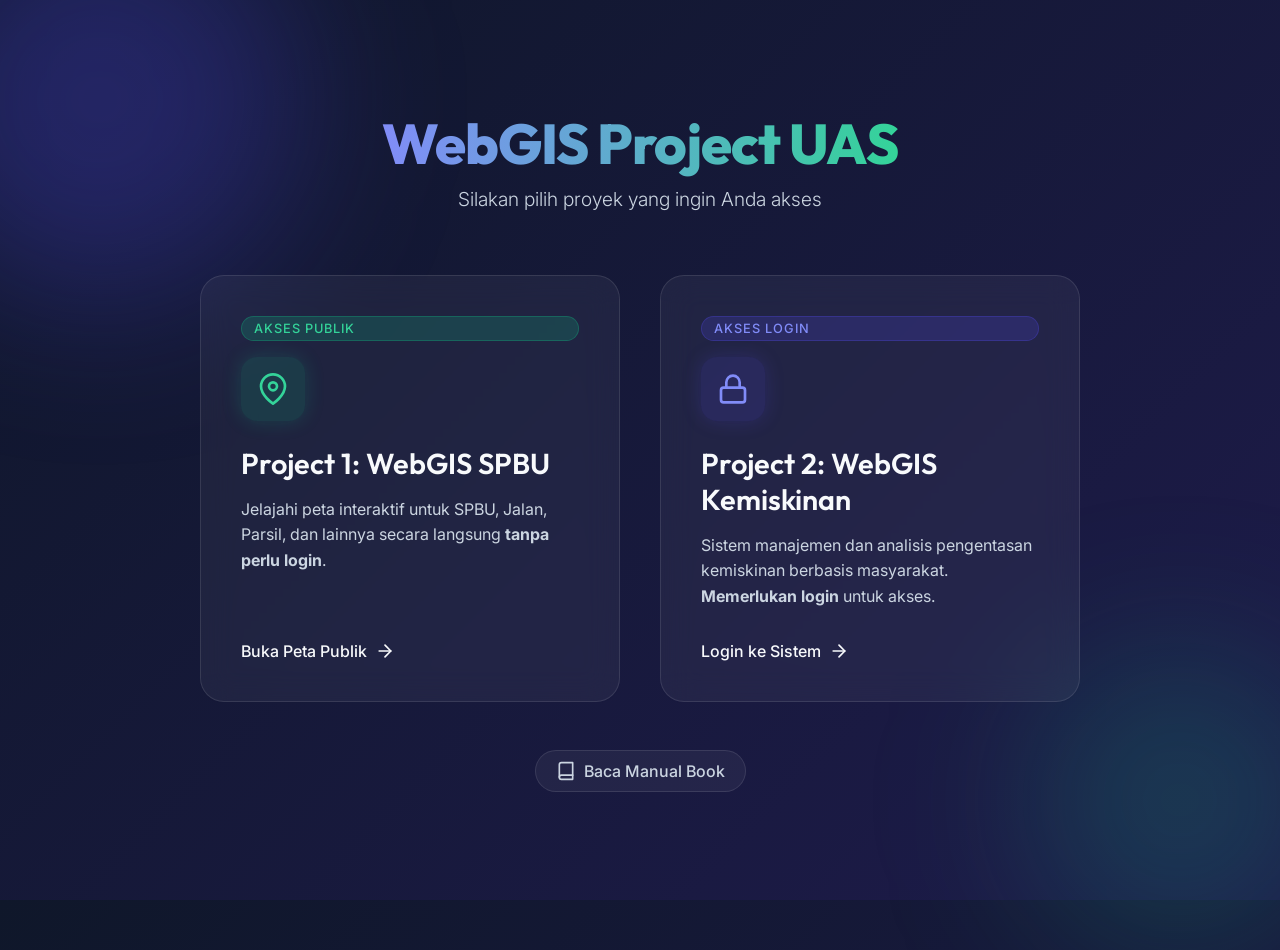
<file: index.html>
<!DOCTYPE html>
<html lang="id">
<head>
  <meta charset="UTF-8">
  <meta name="viewport" content="width=device-width, initial-scale=1.0">
  <title>Portal WebGIS - UAS Project</title>
  <link rel="preconnect" href="https://fonts.googleapis.com">
  <link rel="preconnect" href="https://fonts.gstatic.com" crossorigin>
  <link href="https://fonts.googleapis.com/css2?family=Outfit:wght@300;400;600;800&family=Inter:wght@400;500&display=swap" rel="stylesheet">
  <style>
    :root {
      --primary: #4F46E5;
      --primary-hover: #4338CA;
      --secondary: #10B981;
      --secondary-hover: #059669;
      --bg-gradient-start: #0f172a;
      --bg-gradient-end: #1e1b4b;
      --text-main: #f8fafc;
      --text-muted: #cbd5e1;
      --card-bg: rgba(255, 255, 255, 0.05);
      --card-border: rgba(255, 255, 255, 0.1);
    }

    * {
      box-sizing: border-box;
      margin: 0;
      padding: 0;
    }

    body {
      font-family: 'Inter', sans-serif;
      background: linear-gradient(135deg, var(--bg-gradient-start) 0%, var(--bg-gradient-end) 100%);
      color: var(--text-main);
      min-height: 100vh;
      display: flex;
      flex-direction: column;
      align-items: center;
      justify-content: center;
      overflow-x: hidden;
      position: relative;
    }

    /* Ambient Background Orbs */
    .orb {
      position: absolute;
      border-radius: 50%;
      filter: blur(80px);
      z-index: 0;
      animation: float 10s infinite ease-in-out alternate;
    }
    .orb-1 {
      width: 400px;
      height: 400px;
      background: rgba(79, 70, 229, 0.3);
      top: -100px;
      left: -100px;
    }
    .orb-2 {
      width: 300px;
      height: 300px;
      background: rgba(16, 185, 129, 0.2);
      bottom: -50px;
      right: -50px;
      animation-delay: -5s;
    }

    @keyframes float {
      0% { transform: translate(0, 0) scale(1); }
      100% { transform: translate(30px, 50px) scale(1.1); }
    }

    header {
      z-index: 10;
      text-align: center;
      margin-bottom: 4rem;
      animation: slideDown 0.8s cubic-bezier(0.16, 1, 0.3, 1);
    }

    h1 {
      font-family: 'Outfit', sans-serif;
      font-size: 3.5rem;
      font-weight: 800;
      margin-bottom: 0.5rem;
      background: linear-gradient(to right, #818cf8, #34d399);
      -webkit-background-clip: text;
      -webkit-text-fill-color: transparent;
      letter-spacing: -1px;
    }

    header p {
      font-size: 1.2rem;
      color: var(--text-muted);
      font-weight: 300;
    }

    .projects-container {
      display: flex;
      gap: 2.5rem;
      z-index: 10;
      flex-wrap: wrap;
      justify-content: center;
      width: 100%;
      max-width: 1000px;
      padding: 0 2rem;
    }

    /* Glassmorphism Cards */
    .card {
      background: var(--card-bg);
      backdrop-filter: blur(16px);
      -webkit-backdrop-filter: blur(16px);
      border: 1px solid var(--card-border);
      border-radius: 24px;
      padding: 2.5rem;
      width: 100%;
      max-width: 420px;
      display: flex;
      flex-direction: column;
      transition: all 0.4s cubic-bezier(0.16, 1, 0.3, 1);
      text-decoration: none;
      color: inherit;
      position: relative;
      overflow: hidden;
      animation: fadeInUp 0.8s cubic-bezier(0.16, 1, 0.3, 1) both;
    }

    .card:nth-child(2) {
      animation-delay: 0.2s;
    }

    .card::before {
      content: "";
      position: absolute;
      top: 0;
      left: 0;
      width: 100%;
      height: 100%;
      background: linear-gradient(45deg, transparent, rgba(255,255,255,0.05), transparent);
      transform: translateX(-100%);
      transition: 0.6s;
    }

    .card:hover {
      transform: translateY(-10px) scale(1.02);
      border-color: rgba(255, 255, 255, 0.3);
      box-shadow: 0 20px 40px rgba(0, 0, 0, 0.4);
    }

    .card:hover::before {
      transform: translateX(100%);
    }

    .card-icon {
      width: 64px;
      height: 64px;
      border-radius: 16px;
      display: flex;
      align-items: center;
      justify-content: center;
      margin-bottom: 1.5rem;
      font-size: 2rem;
    }

    .icon-public {
      background: rgba(16, 185, 129, 0.15);
      color: #34d399;
      box-shadow: 0 0 20px rgba(16, 185, 129, 0.2);
    }

    .icon-private {
      background: rgba(79, 70, 229, 0.15);
      color: #818cf8;
      box-shadow: 0 0 20px rgba(79, 70, 229, 0.2);
    }

    .card-title {
      font-family: 'Outfit', sans-serif;
      font-size: 1.8rem;
      font-weight: 600;
      margin-bottom: 1rem;
    }

    .card-desc {
      color: var(--text-muted);
      line-height: 1.6;
      margin-bottom: 2rem;
      flex-grow: 1;
    }

    .card-badge {
      display: inline-block;
      padding: 0.25rem 0.75rem;
      border-radius: 99px;
      font-size: 0.8rem;
      font-weight: 500;
      margin-bottom: 1rem;
      text-transform: uppercase;
      letter-spacing: 1px;
    }

    .badge-public {
      background: rgba(16, 185, 129, 0.2);
      color: #34d399;
      border: 1px solid rgba(16, 185, 129, 0.3);
    }

    .badge-private {
      background: rgba(79, 70, 229, 0.2);
      color: #818cf8;
      border: 1px solid rgba(79, 70, 229, 0.3);
    }

    .card-footer {
      display: flex;
      align-items: center;
      font-weight: 500;
      color: var(--text-main);
    }

    .card-footer svg {
      width: 20px;
      height: 20px;
      margin-left: 0.5rem;
      transition: transform 0.3s ease;
    }

    .card:hover .card-footer svg {
      transform: translateX(5px);
    }

    @keyframes slideDown {
      from { opacity: 0; transform: translateY(-30px); }
      to { opacity: 1; transform: translateY(0); }
    }

    @keyframes fadeInUp {
      from { opacity: 0; transform: translateY(40px); }
      to { opacity: 1; transform: translateY(0); }
    }

    @media (max-width: 768px) {
      h1 { font-size: 2.5rem; }
      .projects-container { flex-direction: column; align-items: center; }
    }
  </style>
</head>
<body>
  <div class="orb orb-1"></div>
  <div class="orb orb-2"></div>

  <header>
    <h1>WebGIS Project UAS</h1>
    <p>Silakan pilih proyek yang ingin Anda akses</p>
  </header>

  <div class="projects-container">
    <!-- Card Project 1: Tanpa Login (SPBU) -->
    <a href="./webgis-spbu/index.html" class="card">
      <div class="card-badge badge-public">Akses Publik</div>
      <div class="card-icon icon-public">
        <svg xmlns="http://www.w3.org/2000/svg" width="32" height="32" viewBox="0 0 24 24" fill="none" stroke="currentColor" stroke-width="2" stroke-linecap="round" stroke-linejoin="round"><path d="M21 10c0 7-9 13-9 13s-9-6-9-13a9 9 0 0 1 18 0z"></path><circle cx="12" cy="10" r="3"></circle></svg>
      </div>
      <h2 class="card-title">Project 1: WebGIS SPBU</h2>
      <p class="card-desc">Jelajahi peta interaktif untuk SPBU, Jalan, Parsil, dan lainnya secara langsung <strong>tanpa perlu login</strong>.</p>
      <div class="card-footer">
        Buka Peta Publik
        <svg xmlns="http://www.w3.org/2000/svg" viewBox="0 0 24 24" fill="none" stroke="currentColor" stroke-width="2" stroke-linecap="round" stroke-linejoin="round"><line x1="5" y1="12" x2="19" y2="12"></line><polyline points="12 5 19 12 12 19"></polyline></svg>
      </div>
    </a>

    <!-- Card Project 2: Dengan Login (Kemiskinan) -->
    <a href="./webgis-kemiskinan/admin/login.php" class="card">
      <div class="card-badge badge-private">Akses Login</div>
      <div class="card-icon icon-private">
        <svg xmlns="http://www.w3.org/2000/svg" width="32" height="32" viewBox="0 0 24 24" fill="none" stroke="currentColor" stroke-width="2" stroke-linecap="round" stroke-linejoin="round"><rect x="3" y="11" width="18" height="11" rx="2" ry="2"></rect><path d="M7 11V7a5 5 0 0 1 10 0v4"></path></svg>
      </div>
      <h2 class="card-title">Project 2: WebGIS Kemiskinan</h2>
      <p class="card-desc">Sistem manajemen dan analisis pengentasan kemiskinan berbasis masyarakat. <strong>Memerlukan login</strong> untuk akses.</p>
      <div class="card-footer">
        Login ke Sistem
        <svg xmlns="http://www.w3.org/2000/svg" viewBox="0 0 24 24" fill="none" stroke="currentColor" stroke-width="2" stroke-linecap="round" stroke-linejoin="round"><line x1="5" y1="12" x2="19" y2="12"></line><polyline points="12 5 19 12 12 19"></polyline></svg>
      </div>
    </a>
  </div>

  <div style="margin-top: 3rem; animation: fadeInUp 1s both; z-index: 10;">
    <a href="manual.html" style="color: var(--text-muted); text-decoration: none; display: flex; align-items: center; gap: 8px; font-weight: 500; padding: 10px 20px; border-radius: 99px; background: var(--card-bg); border: 1px solid var(--card-border); backdrop-filter: blur(10px); transition: all 0.3s;" onmouseover="this.style.color='#fff'; this.style.borderColor='rgba(255,255,255,0.3)';" onmouseout="this.style.color='var(--text-muted)'; this.style.borderColor='var(--card-border)';">
      <svg xmlns="http://www.w3.org/2000/svg" width="20" height="20" viewBox="0 0 24 24" fill="none" stroke="currentColor" stroke-width="2" stroke-linecap="round" stroke-linejoin="round"><path d="M4 19.5A2.5 2.5 0 0 1 6.5 17H20"></path><path d="M6.5 2H20v20H6.5A2.5 2.5 0 0 1 4 19.5v-15A2.5 2.5 0 0 1 6.5 2z"></path></svg>
      Baca Manual Book
    </a>
  </div>
</body>
</html>
</file>
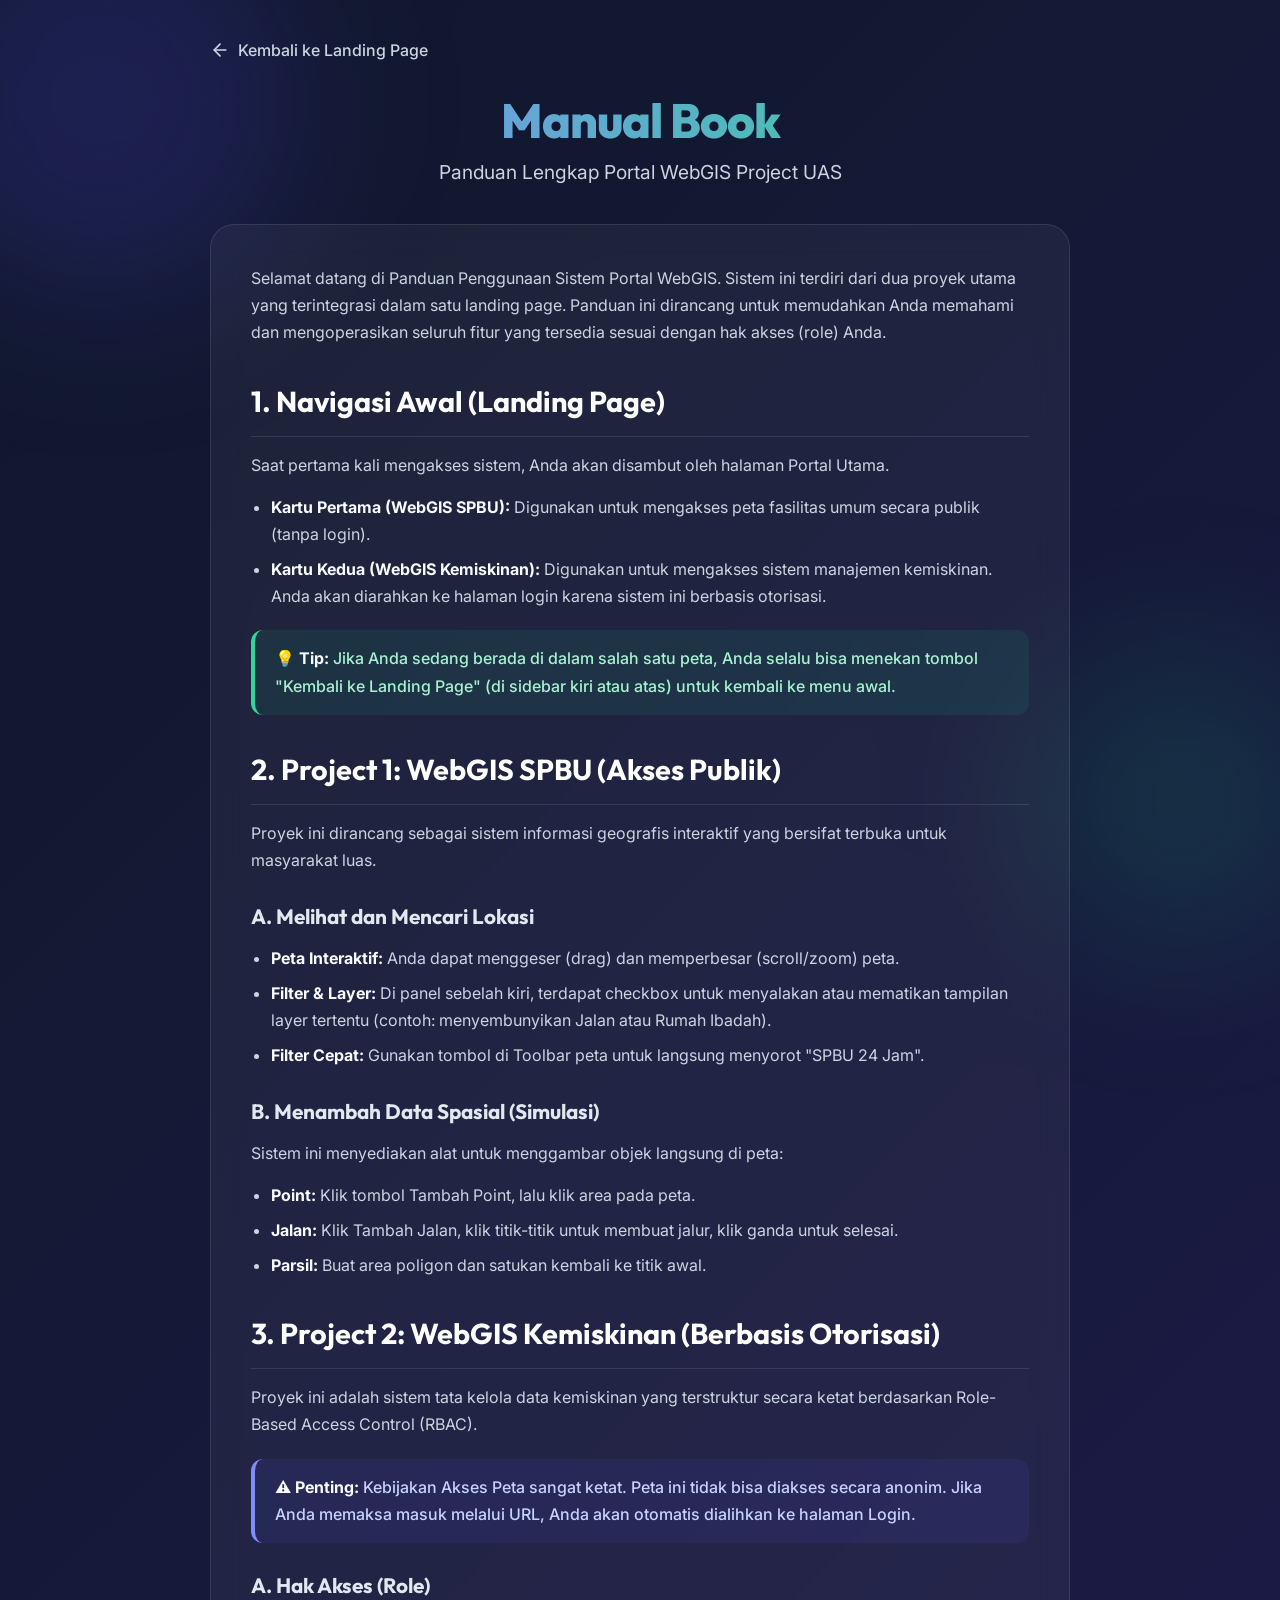
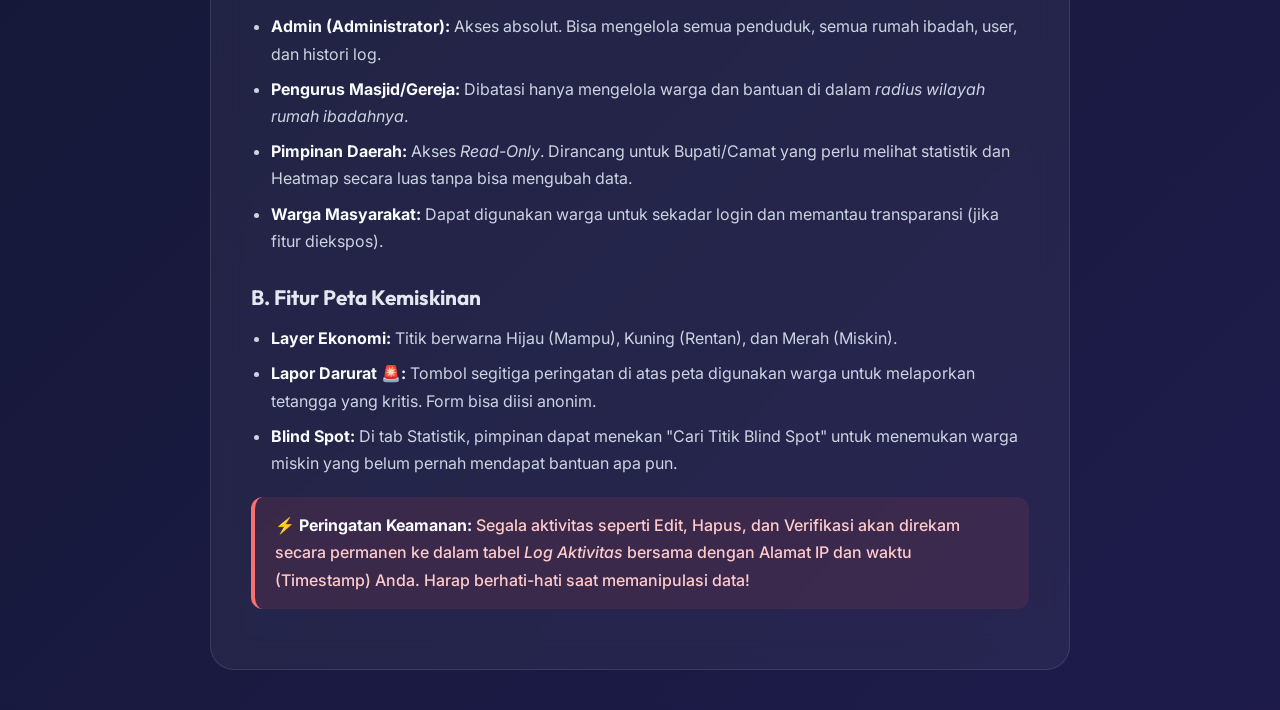
<file: manual.html>
<!DOCTYPE html>
<html lang="id">
<head>
  <meta charset="UTF-8">
  <meta name="viewport" content="width=device-width, initial-scale=1.0">
  <title>Manual Book - WebGIS Project UAS</title>
  <link rel="preconnect" href="https://fonts.googleapis.com">
  <link rel="preconnect" href="https://fonts.gstatic.com" crossorigin>
  <link href="https://fonts.googleapis.com/css2?family=Outfit:wght@300;400;600;800&family=Inter:wght@400;500;700&display=swap" rel="stylesheet">
  <style>
    :root {
      --primary: #4F46E5;
      --secondary: #10B981;
      --bg-gradient-start: #0f172a;
      --bg-gradient-end: #1e1b4b;
      --text-main: #f8fafc;
      --text-muted: #cbd5e1;
      --card-bg: rgba(255, 255, 255, 0.05);
      --card-border: rgba(255, 255, 255, 0.1);
    }

    * {
      box-sizing: border-box;
      margin: 0;
      padding: 0;
    }

    body {
      font-family: 'Inter', sans-serif;
      background: linear-gradient(135deg, var(--bg-gradient-start) 0%, var(--bg-gradient-end) 100%);
      color: var(--text-main);
      min-height: 100vh;
      overflow-x: hidden;
      position: relative;
    }

    /* Ambient Background Orbs */
    .orb {
      position: fixed;
      border-radius: 50%;
      filter: blur(80px);
      z-index: 0;
      animation: float 10s infinite ease-in-out alternate;
    }
    .orb-1 { width: 400px; height: 400px; background: rgba(79, 70, 229, 0.2); top: -100px; left: -100px; }
    .orb-2 { width: 300px; height: 300px; background: rgba(16, 185, 129, 0.15); bottom: -50px; right: -50px; animation-delay: -5s; }

    @keyframes float {
      0% { transform: translate(0, 0) scale(1); }
      100% { transform: translate(30px, 50px) scale(1.1); }
    }

    .container {
      position: relative;
      z-index: 10;
      max-width: 900px;
      margin: 0 auto;
      padding: 40px 20px;
    }

    .back-btn {
      display: inline-flex;
      align-items: center;
      gap: 8px;
      color: var(--text-muted);
      text-decoration: none;
      font-weight: 500;
      margin-bottom: 30px;
      transition: color 0.2s;
    }
    .back-btn:hover { color: #fff; }

    header {
      text-align: center;
      margin-bottom: 40px;
    }

    h1 {
      font-family: 'Outfit', sans-serif;
      font-size: 3rem;
      font-weight: 800;
      margin-bottom: 10px;
      background: linear-gradient(to right, #818cf8, #34d399);
      -webkit-background-clip: text;
      -webkit-text-fill-color: transparent;
      letter-spacing: -1px;
    }

    .content-box {
      background: var(--card-bg);
      backdrop-filter: blur(16px);
      -webkit-backdrop-filter: blur(16px);
      border: 1px solid var(--card-border);
      border-radius: 24px;
      padding: 40px;
      line-height: 1.7;
    }

    h2 { font-family: 'Outfit', sans-serif; font-size: 1.8rem; margin-top: 30px; margin-bottom: 15px; color: #fff; border-bottom: 1px solid var(--card-border); padding-bottom: 10px; }
    h3 { font-family: 'Outfit', sans-serif; font-size: 1.3rem; margin-top: 25px; margin-bottom: 10px; color: #e2e8f0; }
    p { margin-bottom: 15px; color: var(--text-muted); }
    ul, ol { margin-left: 20px; margin-bottom: 15px; color: var(--text-muted); }
    li { margin-bottom: 8px; }
    strong { color: #f8fafc; }

    .alert {
      padding: 15px 20px;
      border-radius: 12px;
      margin: 20px 0;
      font-weight: 500;
      border-left: 4px solid;
    }
    .alert-tip { background: rgba(16, 185, 129, 0.1); border-color: #34d399; color: #a7f3d0; }
    .alert-important { background: rgba(79, 70, 229, 0.1); border-color: #818cf8; color: #c7d2fe; }
    .alert-caution { background: rgba(239, 68, 68, 0.1); border-color: #f87171; color: #fecaca; }

    @media (max-width: 768px) {
      h1 { font-size: 2.2rem; }
      .content-box { padding: 25px; }
    }
  </style>
</head>
<body>
  <div class="orb orb-1"></div>
  <div class="orb orb-2"></div>

  <div class="container">
    <a href="index.html" class="back-btn">
      <svg xmlns="http://www.w3.org/2000/svg" width="20" height="20" viewBox="0 0 24 24" fill="none" stroke="currentColor" stroke-width="2" stroke-linecap="round" stroke-linejoin="round"><line x1="19" y1="12" x2="5" y2="12"></line><polyline points="12 19 5 12 12 5"></polyline></svg>
      Kembali ke Landing Page
    </a>

    <header>
      <h1>Manual Book</h1>
      <p style="font-size: 1.2rem;">Panduan Lengkap Portal WebGIS Project UAS</p>
    </header>

    <div class="content-box">
      <p>Selamat datang di Panduan Penggunaan Sistem Portal WebGIS. Sistem ini terdiri dari dua proyek utama yang terintegrasi dalam satu landing page. Panduan ini dirancang untuk memudahkan Anda memahami dan mengoperasikan seluruh fitur yang tersedia sesuai dengan hak akses (role) Anda.</p>

      <h2>1. Navigasi Awal (Landing Page)</h2>
      <p>Saat pertama kali mengakses sistem, Anda akan disambut oleh halaman Portal Utama.</p>
      <ul>
        <li><strong>Kartu Pertama (WebGIS SPBU):</strong> Digunakan untuk mengakses peta fasilitas umum secara publik (tanpa login).</li>
        <li><strong>Kartu Kedua (WebGIS Kemiskinan):</strong> Digunakan untuk mengakses sistem manajemen kemiskinan. Anda akan diarahkan ke halaman login karena sistem ini berbasis otorisasi.</li>
      </ul>

      <div class="alert alert-tip">
        <strong>💡 Tip:</strong> Jika Anda sedang berada di dalam salah satu peta, Anda selalu bisa menekan tombol "Kembali ke Landing Page" (di sidebar kiri atau atas) untuk kembali ke menu awal.
      </div>

      <h2>2. Project 1: WebGIS SPBU (Akses Publik)</h2>
      <p>Proyek ini dirancang sebagai sistem informasi geografis interaktif yang bersifat terbuka untuk masyarakat luas.</p>

      <h3>A. Melihat dan Mencari Lokasi</h3>
      <ul>
        <li><strong>Peta Interaktif:</strong> Anda dapat menggeser (drag) dan memperbesar (scroll/zoom) peta.</li>
        <li><strong>Filter & Layer:</strong> Di panel sebelah kiri, terdapat checkbox untuk menyalakan atau mematikan tampilan layer tertentu (contoh: menyembunyikan Jalan atau Rumah Ibadah).</li>
        <li><strong>Filter Cepat:</strong> Gunakan tombol di Toolbar peta untuk langsung menyorot "SPBU 24 Jam".</li>
      </ul>

      <h3>B. Menambah Data Spasial (Simulasi)</h3>
      <p>Sistem ini menyediakan alat untuk menggambar objek langsung di peta:</p>
      <ul>
        <li><strong>Point:</strong> Klik tombol Tambah Point, lalu klik area pada peta.</li>
        <li><strong>Jalan:</strong> Klik Tambah Jalan, klik titik-titik untuk membuat jalur, klik ganda untuk selesai.</li>
        <li><strong>Parsil:</strong> Buat area poligon dan satukan kembali ke titik awal.</li>
      </ul>

      <h2>3. Project 2: WebGIS Kemiskinan (Berbasis Otorisasi)</h2>
      <p>Proyek ini adalah sistem tata kelola data kemiskinan yang terstruktur secara ketat berdasarkan Role-Based Access Control (RBAC).</p>

      <div class="alert alert-important">
        <strong>⚠️ Penting:</strong> Kebijakan Akses Peta sangat ketat. Peta ini tidak bisa diakses secara anonim. Jika Anda memaksa masuk melalui URL, Anda akan otomatis dialihkan ke halaman Login.
      </div>

      <h3>A. Hak Akses (Role)</h3>
      <ul>
        <li><strong>Admin (Administrator):</strong> Akses absolut. Bisa mengelola semua penduduk, semua rumah ibadah, user, dan histori log.</li>
        <li><strong>Pengurus Masjid/Gereja:</strong> Dibatasi hanya mengelola warga dan bantuan di dalam <em>radius wilayah rumah ibadahnya</em>.</li>
        <li><strong>Pimpinan Daerah:</strong> Akses <em>Read-Only</em>. Dirancang untuk Bupati/Camat yang perlu melihat statistik dan Heatmap secara luas tanpa bisa mengubah data.</li>
        <li><strong>Warga Masyarakat:</strong> Dapat digunakan warga untuk sekadar login dan memantau transparansi (jika fitur diekspos).</li>
      </ul>

      <h3>B. Fitur Peta Kemiskinan</h3>
      <ul>
        <li><strong>Layer Ekonomi:</strong> Titik berwarna Hijau (Mampu), Kuning (Rentan), dan Merah (Miskin).</li>
        <li><strong>Lapor Darurat 🚨:</strong> Tombol segitiga peringatan di atas peta digunakan warga untuk melaporkan tetangga yang kritis. Form bisa diisi anonim.</li>
        <li><strong>Blind Spot:</strong> Di tab Statistik, pimpinan dapat menekan "Cari Titik Blind Spot" untuk menemukan warga miskin yang belum pernah mendapat bantuan apa pun.</li>
      </ul>

      <div class="alert alert-caution">
        <strong>⚡ Peringatan Keamanan:</strong> Segala aktivitas seperti Edit, Hapus, dan Verifikasi akan direkam secara permanen ke dalam tabel <em>Log Aktivitas</em> bersama dengan Alamat IP dan waktu (Timestamp) Anda. Harap berhati-hati saat memanipulasi data!
      </div>

    </div>
  </div>
</body>
</html>
</file>
